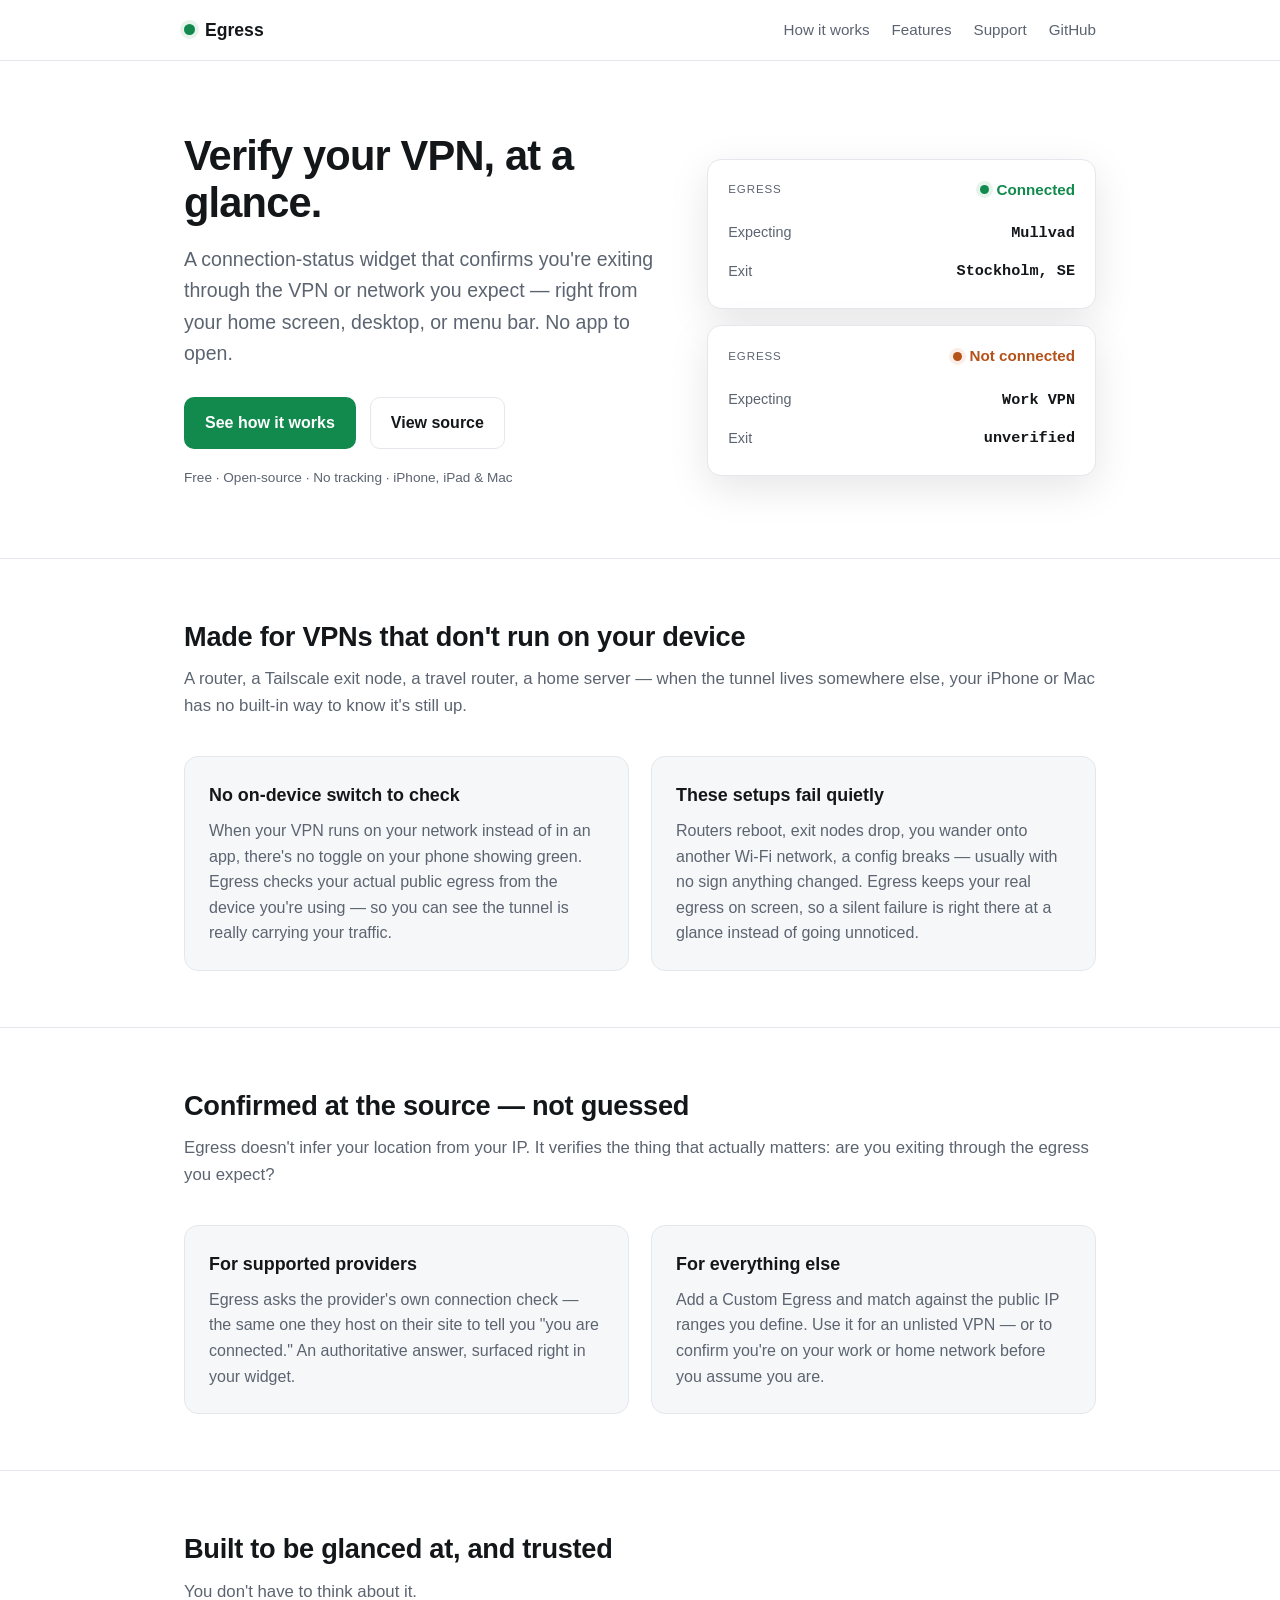
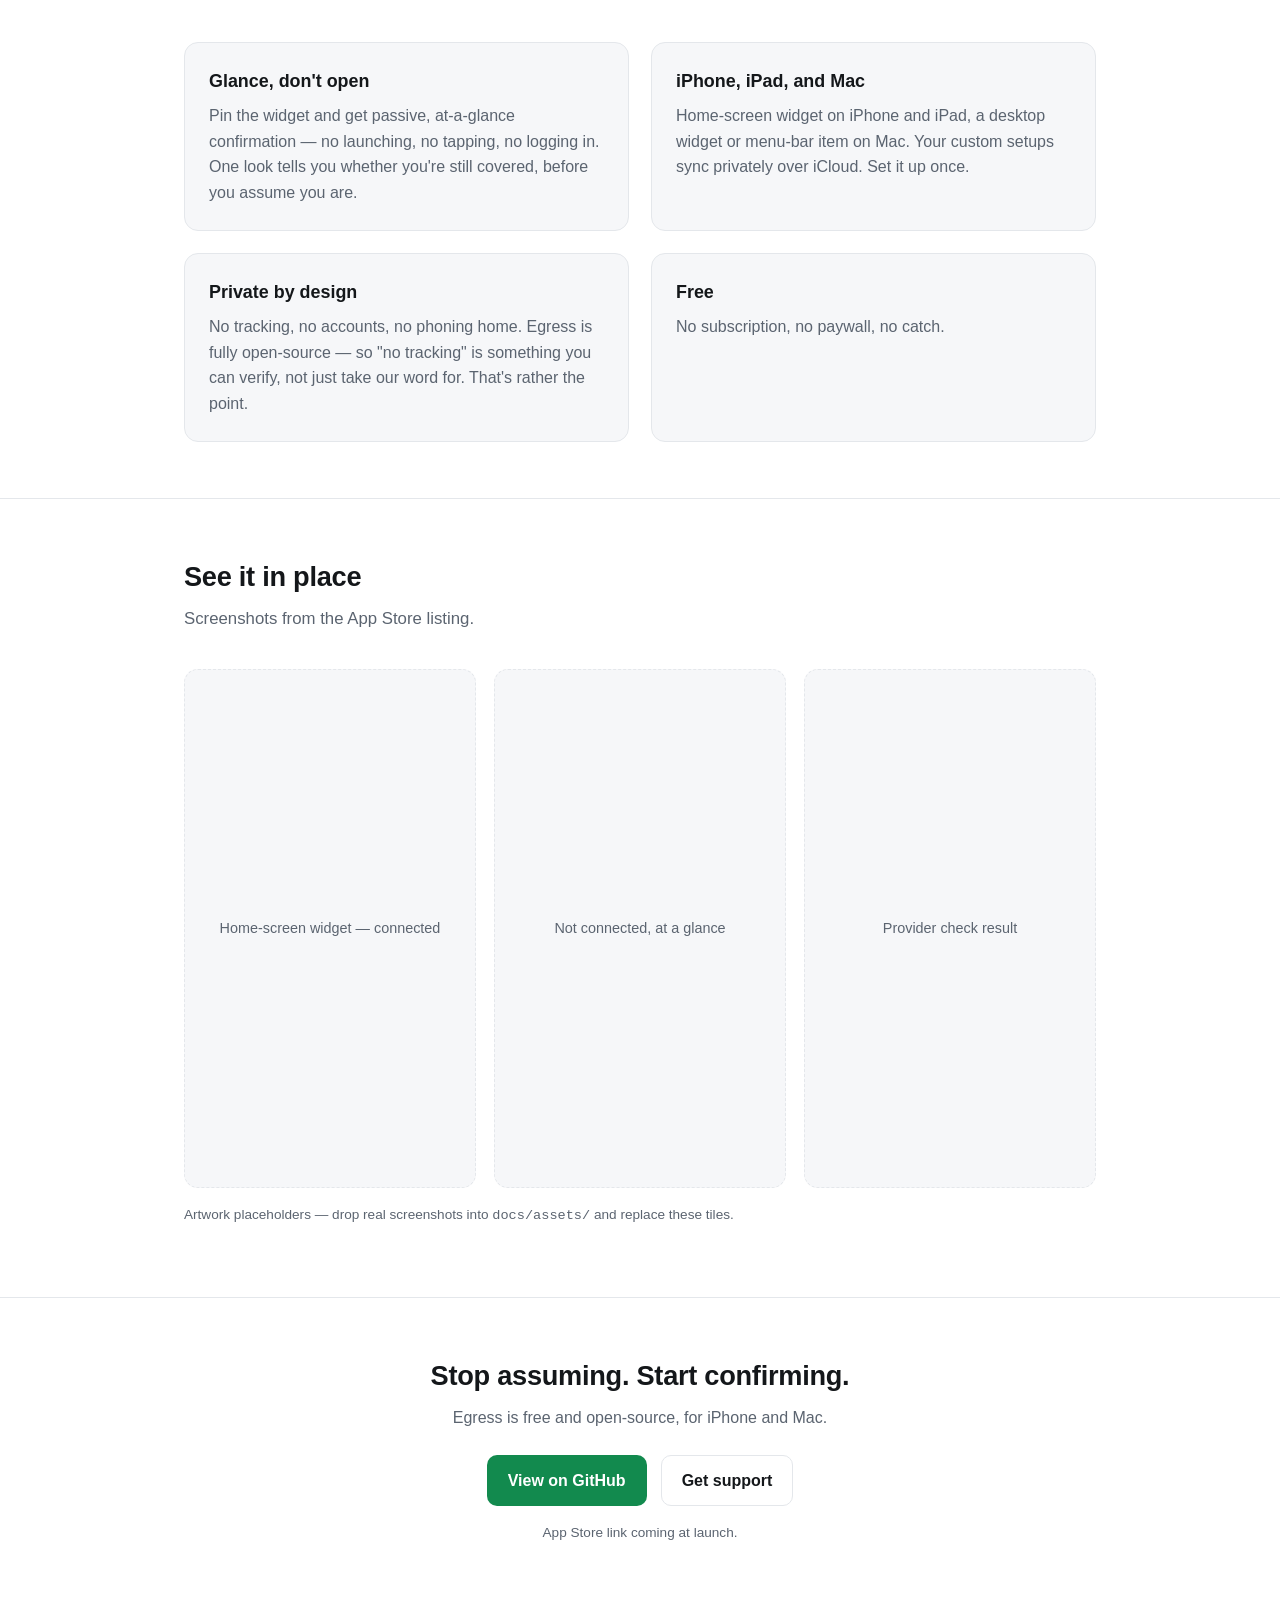
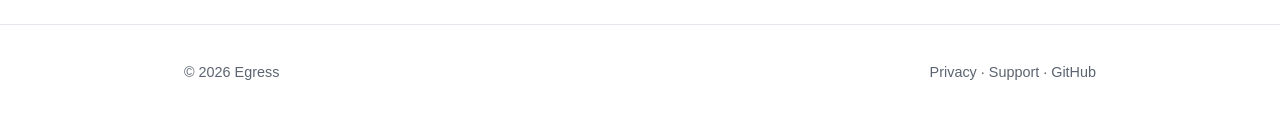
<file: docs/index.html>
<!DOCTYPE html>
<html lang="en">
<head>
<meta charset="utf-8">
<meta name="viewport" content="width=device-width, initial-scale=1">
<title>Egress — Verify your VPN, at a glance</title>
<meta name="description" content="Egress is a widget that confirms you're connected through the VPN or network you expect — right from your home screen or menu bar. Free, open-source, no tracking.">
<meta property="og:title" content="Egress — Verify your VPN, at a glance">
<meta property="og:description" content="A widget that confirms you're exiting through the VPN or network you expect. Free, open-source, no tracking.">
<meta property="og:type" content="website">
<link rel="stylesheet" href="styles.css">
</head>
<body>

<nav class="nav">
  <div class="wrap">
    <a class="brand" href="index.html"><span class="dot"></span> Egress</a>
    <div class="nav-links">
      <a href="#how">How it works</a>
      <a href="#features">Features</a>
      <a href="support.html">Support</a>
      <a href="https://github.com/drdaz/Egress">GitHub</a>
    </div>
  </div>
</nav>

<header class="hero">
  <div class="wrap hero-grid">
    <div>
      <h1>Verify your VPN, at a glance.</h1>
      <p class="lead">A connection-status widget that confirms you're exiting through the VPN or network you expect — right from your home screen, desktop, or menu bar. No app to open.</p>
      <div class="cta-row">
        <a class="btn" href="#how">See how it works</a>
        <a class="btn secondary" href="https://github.com/drdaz/Egress">View source</a>
      </div>
      <p class="tag" style="margin-top:18px">Free · Open-source · No tracking · iPhone, iPad &amp; Mac</p>
    </div>

    <div aria-hidden="true">
      <div class="widget">
        <div class="widget-head">
          <span class="label">Egress</span>
          <span class="status ok"><span class="pip"></span> Connected</span>
        </div>
        <div class="row"><span class="k">Expecting</span><span class="v">Mullvad</span></div>
        <div class="row"><span class="k">Exit</span><span class="v">Stockholm, SE</span></div>
      </div>
      <div class="widget">
        <div class="widget-head">
          <span class="label">Egress</span>
          <span class="status bad"><span class="pip"></span> Not connected</span>
        </div>
        <div class="row"><span class="k">Expecting</span><span class="v">Work VPN</span></div>
        <div class="row"><span class="k">Exit</span><span class="v">unverified</span></div>
      </div>
    </div>
  </div>
</header>

<section class="block" id="why">
  <div class="wrap">
    <h2>Made for VPNs that don't run on your device</h2>
    <p class="sub">A router, a Tailscale exit node, a travel router, a home server — when the tunnel lives somewhere else, your iPhone or Mac has no built-in way to know it's still up.</p>
    <div class="features">
      <div class="feature">
        <h3>No on-device switch to check</h3>
        <p>When your VPN runs on your network instead of in an app, there's no toggle on your phone showing green. Egress checks your actual public egress from the device you're using — so you can see the tunnel is really carrying your traffic.</p>
      </div>
      <div class="feature">
        <h3>These setups fail quietly</h3>
        <p>Routers reboot, exit nodes drop, you wander onto another Wi-Fi network, a config breaks — usually with no sign anything changed. Egress keeps your real egress on screen, so a silent failure is right there at a glance instead of going unnoticed.</p>
      </div>
    </div>
  </div>
</section>

<section class="block" id="how">
  <div class="wrap">
    <h2>Confirmed at the source — not guessed</h2>
    <p class="sub">Egress doesn't infer your location from your IP. It verifies the thing that actually matters: are you exiting through the egress you expect?</p>
    <div class="features">
      <div class="feature">
        <h3>For supported providers</h3>
        <p>Egress asks the provider's own connection check — the same one they host on their site to tell you "you are connected." An authoritative answer, surfaced right in your widget.</p>
      </div>
      <div class="feature">
        <h3>For everything else</h3>
        <p>Add a Custom Egress and match against the public IP ranges you define. Use it for an unlisted VPN — or to confirm you're on your work or home network before you assume you are.</p>
      </div>
    </div>
  </div>
</section>

<section class="block" id="features">
  <div class="wrap">
    <h2>Built to be glanced at, and trusted</h2>
    <p class="sub">You don't have to think about it.</p>
    <div class="features">
      <div class="feature">
        <h3>Glance, don't open</h3>
        <p>Pin the widget and get passive, at-a-glance confirmation — no launching, no tapping, no logging in. One look tells you whether you're still covered, before you assume you are.</p>
      </div>
      <div class="feature">
        <h3>iPhone, iPad, and Mac</h3>
        <p>Home-screen widget on iPhone and iPad, a desktop widget or menu-bar item on Mac. Your custom setups sync privately over iCloud. Set it up once.</p>
      </div>
      <div class="feature">
        <h3>Private by design</h3>
        <p>No tracking, no accounts, no phoning home. Egress is fully open-source — so "no tracking" is something you can verify, not just take our word for. That's rather the point.</p>
      </div>
      <div class="feature">
        <h3>Free</h3>
        <p>No subscription, no paywall, no catch.</p>
      </div>
    </div>
  </div>
</section>

<section class="block" id="screens">
  <div class="wrap">
    <h2>See it in place</h2>
    <p class="sub">Screenshots from the App Store listing.</p>
    <div class="shots">
      <div class="shot">Home-screen widget — connected</div>
      <div class="shot">Not connected, at a glance</div>
      <div class="shot">Provider check result</div>
    </div>
    <p class="tag" style="margin-top:16px">Artwork placeholders — drop real screenshots into <code>docs/assets/</code> and replace these tiles.</p>
  </div>
</section>

<section class="block cta-strip">
  <div class="wrap">
    <h2>Stop assuming. Start confirming.</h2>
    <p>Egress is free and open-source, for iPhone and Mac.</p>
    <div class="cta-row" style="justify-content:center">
      <a class="btn" href="https://github.com/drdaz/Egress">View on GitHub</a>
      <a class="btn secondary" href="support.html">Get support</a>
    </div>
    <p class="tag" style="margin-top:16px">App Store link coming at launch.</p>
  </div>
</section>

<footer>
  <div class="wrap">
    <span>© 2026 Egress</span>
    <span>
      <a href="privacy.html">Privacy</a> ·
      <a href="support.html">Support</a> ·
      <a href="https://github.com/drdaz/Egress">GitHub</a>
    </span>
  </div>
</footer>

</body>
</html>
</file>
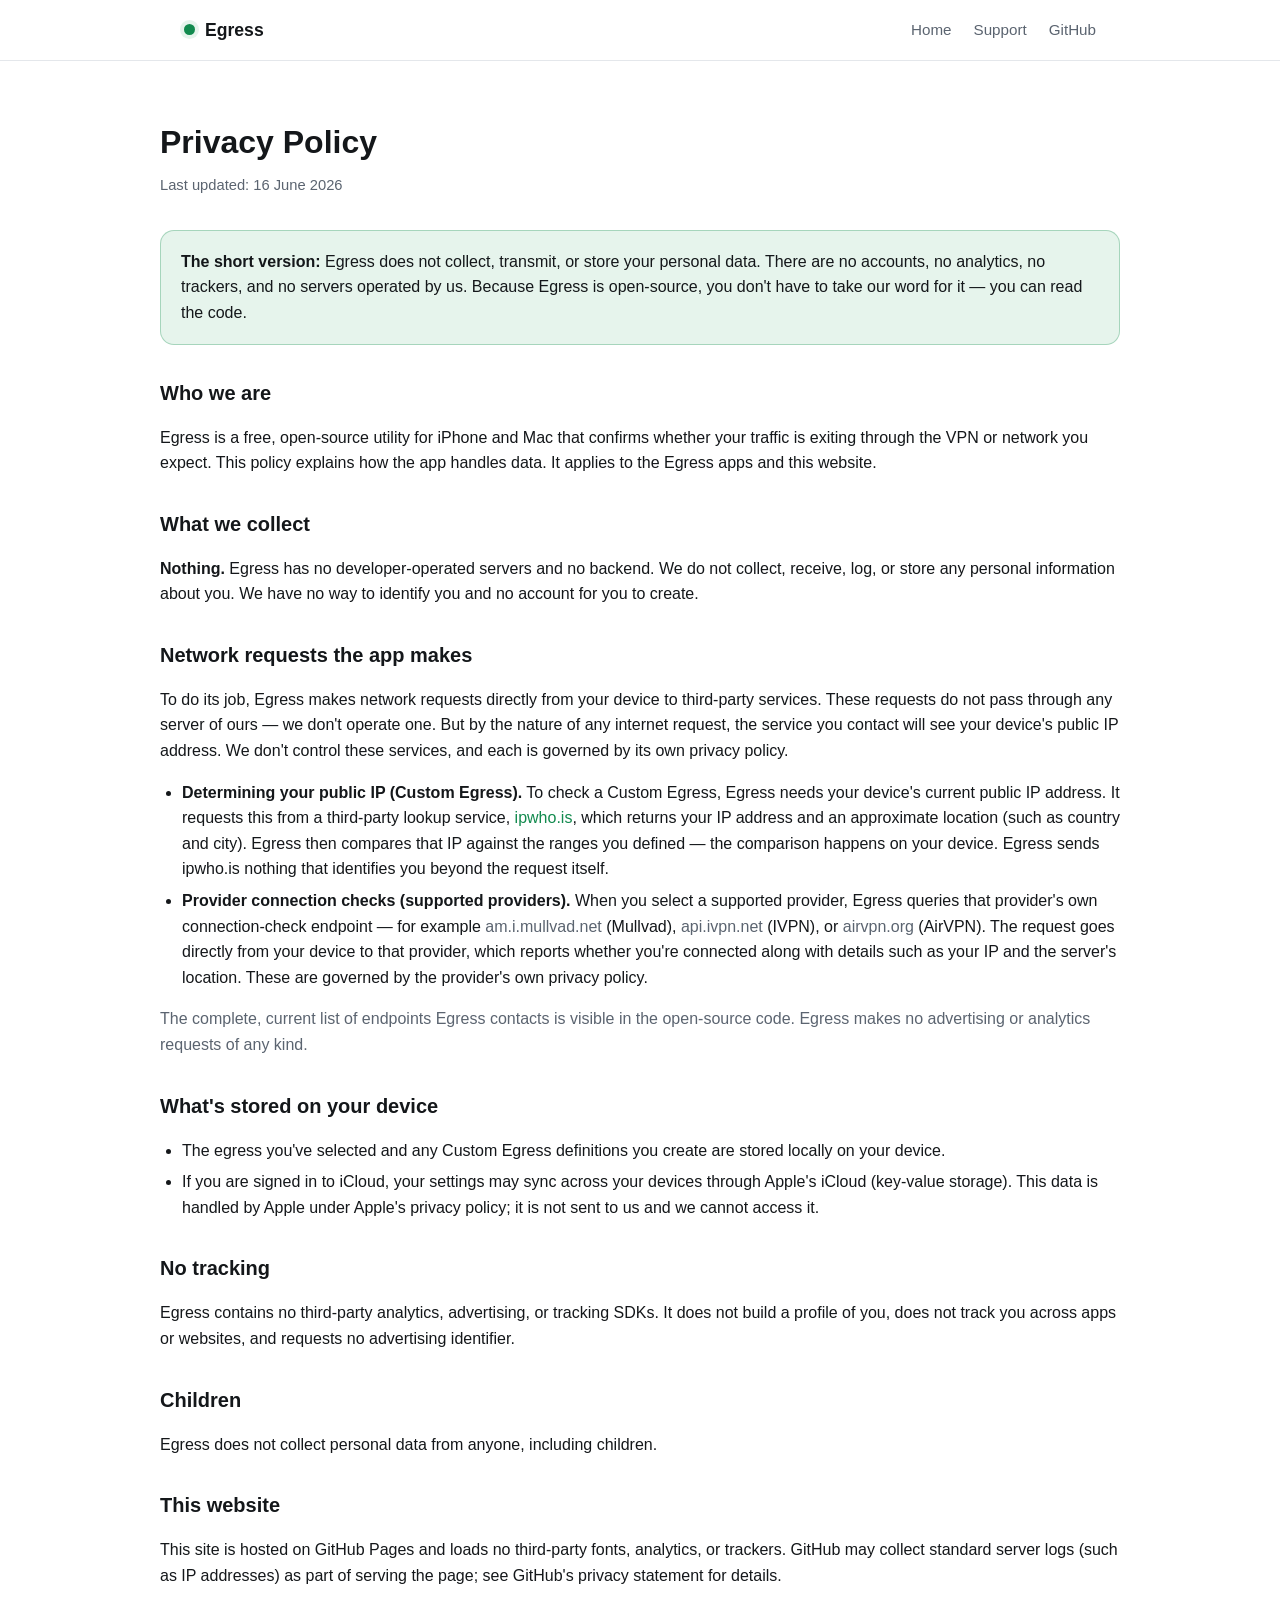
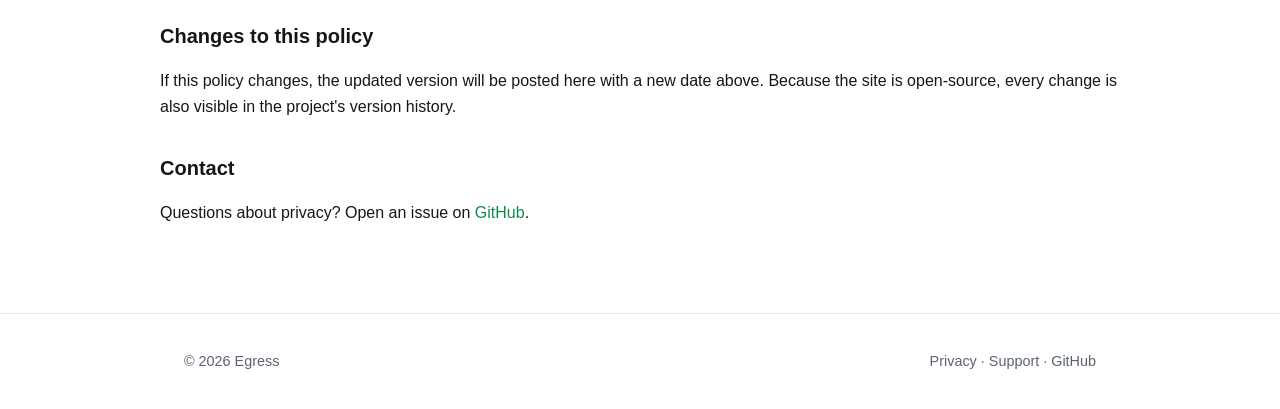
<file: docs/privacy.html>
<!DOCTYPE html>
<html lang="en">
<head>
<meta charset="utf-8">
<meta name="viewport" content="width=device-width, initial-scale=1">
<title>Privacy Policy — Egress</title>
<meta name="description" content="Egress collects nothing. No tracking, no accounts, no developer-operated servers. Open-source, so you can verify it.">
<link rel="stylesheet" href="styles.css">
</head>
<body>

<nav class="nav">
  <div class="wrap">
    <a class="brand" href="index.html"><span class="dot"></span> Egress</a>
    <div class="nav-links">
      <a href="index.html">Home</a>
      <a href="support.html">Support</a>
      <a href="https://github.com/drdaz/Egress">GitHub</a>
    </div>
  </div>
</nav>

<main class="wrap legal">
  <h1>Privacy Policy</h1>
  <p class="updated">Last updated: 16 June 2026</p>

  <div class="callout">
    <strong>The short version:</strong> Egress does not collect, transmit, or store your personal
    data. There are no accounts, no analytics, no trackers, and no servers operated by us. Because
    Egress is open-source, you don't have to take our word for it — you can read the code.
  </div>

  <h2>Who we are</h2>
  <p>Egress is a free, open-source utility for iPhone and Mac that confirms whether your traffic is
  exiting through the VPN or network you expect. This policy explains how the app handles data. It
  applies to the Egress apps and this website.</p>

  <h2>What we collect</h2>
  <p><strong>Nothing.</strong> Egress has no developer-operated servers and no backend. We do not
  collect, receive, log, or store any personal information about you. We have no way to identify you
  and no account for you to create.</p>

  <h2>Network requests the app makes</h2>
  <p>To do its job, Egress makes network requests directly from your device to third-party services.
  These requests do not pass through any server of ours — we don't operate one. But by the nature of
  any internet request, the service you contact will see your device's public IP address. We don't
  control these services, and each is governed by its own privacy policy.</p>
  <ul>
    <li><strong>Determining your public IP (Custom Egress).</strong> To check a Custom Egress, Egress
    needs your device's current public IP address. It requests this from a third-party lookup service,
    <a href="https://ipwho.is/">ipwho.is</a>, which returns your IP address and an approximate location
    (such as country and city). Egress then compares that IP against the ranges you defined — the
    comparison happens on your device. Egress sends ipwho.is nothing that identifies you beyond the
    request itself.</li>
    <li><strong>Provider connection checks (supported providers).</strong> When you select a supported
    provider, Egress queries that provider's own connection-check endpoint — for example
    <span class="muted">am.i.mullvad.net</span> (Mullvad), <span class="muted">api.ivpn.net</span>
    (IVPN), or <span class="muted">airvpn.org</span> (AirVPN). The request goes directly from your
    device to that provider, which reports whether you're connected along with details such as your IP
    and the server's location. These are governed by the provider's own privacy policy.</li>
  </ul>
  <p class="muted">The complete, current list of endpoints Egress contacts is visible in the
  open-source code. Egress makes no advertising or analytics requests of any kind.</p>

  <h2>What's stored on your device</h2>
  <ul>
    <li>The egress you've selected and any Custom Egress definitions you create are stored locally on
    your device.</li>
    <li>If you are signed in to iCloud, your settings may sync across your devices through Apple's
    iCloud (key-value storage). This data is handled by Apple under Apple's privacy policy; it is not
    sent to us and we cannot access it.</li>
  </ul>

  <h2>No tracking</h2>
  <p>Egress contains no third-party analytics, advertising, or tracking SDKs. It does not build a
  profile of you, does not track you across apps or websites, and requests no advertising identifier.</p>

  <h2>Children</h2>
  <p>Egress does not collect personal data from anyone, including children.</p>

  <h2>This website</h2>
  <p>This site is hosted on GitHub Pages and loads no third-party fonts, analytics, or trackers.
  GitHub may collect standard server logs (such as IP addresses) as part of serving the page; see
  GitHub's privacy statement for details.</p>

  <h2>Changes to this policy</h2>
  <p>If this policy changes, the updated version will be posted here with a new date above. Because
  the site is open-source, every change is also visible in the project's version history.</p>

  <h2>Contact</h2>
  <p>Questions about privacy? Open an issue on
  <a href="https://github.com/drdaz/Egress/issues">GitHub</a>.</p>
</main>

<footer>
  <div class="wrap">
    <span>© 2026 Egress</span>
    <span>
      <a href="privacy.html">Privacy</a> ·
      <a href="support.html">Support</a> ·
      <a href="https://github.com/drdaz/Egress">GitHub</a>
    </span>
  </div>
</footer>

</body>
</html>
</file>
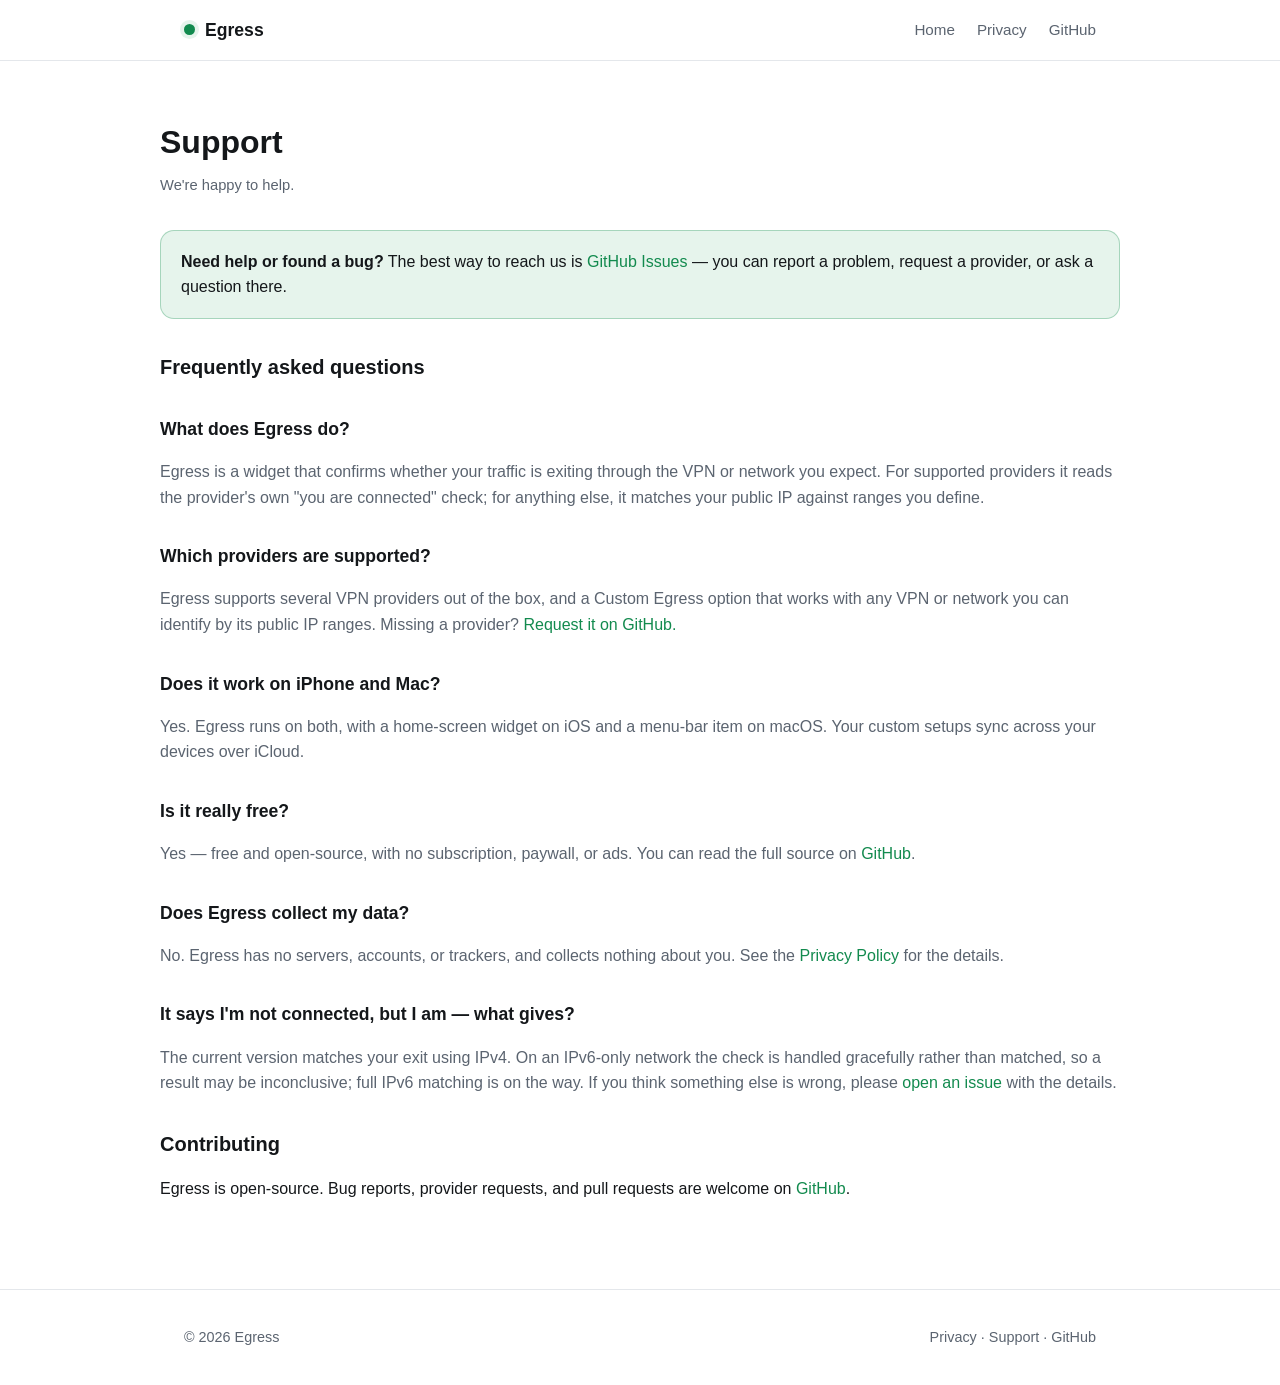
<file: docs/support.html>
<!DOCTYPE html>
<html lang="en">
<head>
<meta charset="utf-8">
<meta name="viewport" content="width=device-width, initial-scale=1">
<title>Support — Egress</title>
<meta name="description" content="Get help with Egress. Report issues, ask questions, and read answers to common questions.">
<link rel="stylesheet" href="styles.css">
</head>
<body>

<nav class="nav">
  <div class="wrap">
    <a class="brand" href="index.html"><span class="dot"></span> Egress</a>
    <div class="nav-links">
      <a href="index.html">Home</a>
      <a href="privacy.html">Privacy</a>
      <a href="https://github.com/drdaz/Egress">GitHub</a>
    </div>
  </div>
</nav>

<main class="wrap legal">
  <h1>Support</h1>
  <p class="updated">We're happy to help.</p>

  <div class="callout">
    <strong>Need help or found a bug?</strong> The best way to reach us is
    <a href="https://github.com/drdaz/Egress/issues">GitHub Issues</a> — you can report a problem,
    request a provider, or ask a question there.
  </div>

  <h2>Frequently asked questions</h2>

  <h2 style="font-size:1.1rem">What does Egress do?</h2>
  <p class="muted">Egress is a widget that confirms whether your traffic is exiting through the VPN
  or network you expect. For supported providers it reads the provider's own "you are connected"
  check; for anything else, it matches your public IP against ranges you define.</p>

  <h2 style="font-size:1.1rem">Which providers are supported?</h2>
  <p class="muted">Egress supports several VPN providers out of the box, and a Custom Egress option
  that works with any VPN or network you can identify by its public IP ranges. Missing a provider?
  <a href="https://github.com/drdaz/Egress/issues">Request it on GitHub.</a></p>

  <h2 style="font-size:1.1rem">Does it work on iPhone and Mac?</h2>
  <p class="muted">Yes. Egress runs on both, with a home-screen widget on iOS and a menu-bar item on
  macOS. Your custom setups sync across your devices over iCloud.</p>

  <h2 style="font-size:1.1rem">Is it really free?</h2>
  <p class="muted">Yes — free and open-source, with no subscription, paywall, or ads. You can read
  the full source on <a href="https://github.com/drdaz/Egress">GitHub</a>.</p>

  <h2 style="font-size:1.1rem">Does Egress collect my data?</h2>
  <p class="muted">No. Egress has no servers, accounts, or trackers, and collects nothing about you.
  See the <a href="privacy.html">Privacy Policy</a> for the details.</p>

  <h2 style="font-size:1.1rem">It says I'm not connected, but I am — what gives?</h2>
  <p class="muted">The current version matches your exit using IPv4. On an IPv6-only network the check
  is handled gracefully rather than matched, so a result may be inconclusive; full IPv6 matching is
  on the way. If you think something else is wrong, please
  <a href="https://github.com/drdaz/Egress/issues">open an issue</a> with the details.</p>

  <h2>Contributing</h2>
  <p>Egress is open-source. Bug reports, provider requests, and pull requests are welcome on
  <a href="https://github.com/drdaz/Egress">GitHub</a>.</p>
</main>

<footer>
  <div class="wrap">
    <span>© 2026 Egress</span>
    <span>
      <a href="privacy.html">Privacy</a> ·
      <a href="support.html">Support</a> ·
      <a href="https://github.com/drdaz/Egress">GitHub</a>
    </span>
  </div>
</footer>

</body>
</html>
</file>
<file: docs/styles.css>
/* Egress — site styles. Static, no fonts loaded, no trackers: nothing for a
   privacy tool's own site to leak. Light/dark follow the system setting. */

:root {
  --bg: #ffffff;
  --surface: #f6f7f9;
  --card: #ffffff;
  --text: #14171a;
  --muted: #5b6470;
  --border: #e4e7eb;
  --accent: #128a4e;       /* "connected / verified" green */
  --accent-soft: #e6f4ec;
  --warn: #b4521a;         /* "dropped" state */
  --warn-soft: #fbeee6;
  --radius: 14px;
  --maxw: 960px;
  --font: -apple-system, BlinkMacSystemFont, "Segoe UI", Roboto, Helvetica, Arial, sans-serif;
  --mono: ui-monospace, SFMono-Regular, "SF Mono", Menlo, Consolas, monospace;
}

@media (prefers-color-scheme: dark) {
  :root {
    --bg: #0e1116;
    --surface: #161b22;
    --card: #171d25;
    --text: #e8ebee;
    --muted: #9aa4b0;
    --border: #242b34;
    --accent: #34d399;
    --accent-soft: #102b20;
    --warn: #f0a36b;
    --warn-soft: #2a1d12;
  }
}

* { box-sizing: border-box; }

html { scroll-behavior: smooth; }

body {
  margin: 0;
  font-family: var(--font);
  color: var(--text);
  background: var(--bg);
  line-height: 1.6;
  -webkit-font-smoothing: antialiased;
  text-rendering: optimizeLegibility;
}

a { color: var(--accent); text-decoration: none; }
a:hover { text-decoration: underline; }

.wrap { max-width: var(--maxw); margin: 0 auto; padding: 0 24px; }

/* ---- Nav ---- */
.nav {
  border-bottom: 1px solid var(--border);
  position: sticky; top: 0;
  background: color-mix(in srgb, var(--bg) 88%, transparent);
  backdrop-filter: saturate(1.4) blur(8px);
  z-index: 10;
}
.nav .wrap {
  display: flex; align-items: center; justify-content: space-between;
  height: 60px;
}
.brand { display: flex; align-items: center; gap: 10px; font-weight: 700; font-size: 1.1rem; color: var(--text); }
.brand .dot { width: 11px; height: 11px; border-radius: 50%; background: var(--accent); box-shadow: 0 0 0 4px var(--accent-soft); }
.nav-links { display: flex; gap: 22px; font-size: .95rem; }
.nav-links a { color: var(--muted); }
.nav-links a:hover { color: var(--text); text-decoration: none; }

/* ---- Hero ---- */
.hero { padding: 72px 0 56px; }
.hero-grid { display: grid; grid-template-columns: 1.1fr .9fr; gap: 48px; align-items: center; }
.hero h1 { font-size: 2.6rem; line-height: 1.12; margin: 0 0 18px; letter-spacing: -0.02em; }
.hero p.lead { font-size: 1.22rem; color: var(--muted); margin: 0 0 28px; }
.cta-row { display: flex; gap: 14px; flex-wrap: wrap; align-items: center; }
.btn {
  display: inline-flex; align-items: center; gap: 8px;
  padding: 12px 20px; border-radius: 10px; font-weight: 600; font-size: 1rem;
  background: var(--accent); color: #fff; border: 1px solid transparent;
}
.btn:hover { text-decoration: none; filter: brightness(1.05); }
.btn.secondary { background: transparent; color: var(--text); border-color: var(--border); }
.tag { font-size: .85rem; color: var(--muted); }

/* ---- Mock widget ---- */
.widget {
  background: var(--card); border: 1px solid var(--border); border-radius: var(--radius);
  padding: 18px 20px; box-shadow: 0 12px 40px rgba(0,0,0,.10);
}
.widget + .widget { margin-top: 16px; }
.widget-head { display: flex; justify-content: space-between; align-items: center; margin-bottom: 12px; }
.widget-head .label { font-size: .72rem; text-transform: uppercase; letter-spacing: .08em; color: var(--muted); }
.row { display: flex; align-items: center; justify-content: space-between; padding: 7px 0; }
.row .k { color: var(--muted); font-size: .9rem; }
.row .v { font-family: var(--mono); font-size: .95rem; font-weight: 600; }
.status { display: inline-flex; align-items: center; gap: 8px; font-weight: 600; font-size: .95rem; }
.status .pip { width: 9px; height: 9px; border-radius: 50%; }
.status.ok { color: var(--accent); }
.status.ok .pip { background: var(--accent); box-shadow: 0 0 0 4px var(--accent-soft); }
.status.bad { color: var(--warn); }
.status.bad .pip { background: var(--warn); box-shadow: 0 0 0 4px var(--warn-soft); }

/* ---- Sections ---- */
section.block { padding: 56px 0; border-top: 1px solid var(--border); }
section.block h2 { font-size: 1.7rem; letter-spacing: -0.01em; margin: 0 0 8px; }
section.block .sub { color: var(--muted); margin: 0 0 36px; font-size: 1.05rem; }

.features { display: grid; grid-template-columns: repeat(2, 1fr); gap: 22px; }
.feature {
  background: var(--surface); border: 1px solid var(--border); border-radius: var(--radius);
  padding: 24px;
}
.feature h3 { margin: 0 0 8px; font-size: 1.12rem; }
.feature p { margin: 0; color: var(--muted); }

/* ---- Screenshots ---- */
.shots { display: grid; grid-template-columns: repeat(3, 1fr); gap: 18px; }
.shot {
  aspect-ratio: 9 / 16; border-radius: var(--radius); border: 1px dashed var(--border);
  background: var(--surface); display: flex; align-items: center; justify-content: center;
  text-align: center; padding: 18px; color: var(--muted); font-size: .9rem;
}

/* ---- CTA strip ---- */
.cta-strip { text-align: center; }
.cta-strip h2 { font-size: 1.9rem; margin: 0 0 10px; }
.cta-strip p { color: var(--muted); margin: 0 0 24px; }

/* ---- Footer ---- */
footer { border-top: 1px solid var(--border); padding: 36px 0; color: var(--muted); font-size: .9rem; }
footer .wrap { display: flex; justify-content: space-between; flex-wrap: wrap; gap: 16px; }
footer a { color: var(--muted); }
footer a:hover { color: var(--text); }

/* ---- Legal pages ---- */
.legal { padding: 56px 0 72px; }
.legal h1 { font-size: 2rem; margin: 0 0 6px; }
.legal .updated { color: var(--muted); margin: 0 0 32px; font-size: .92rem; }
.legal h2 { font-size: 1.25rem; margin: 32px 0 10px; }
.legal p, .legal li { color: var(--text); }
.legal .muted { color: var(--muted); }
.legal ul { padding-left: 22px; }
.legal li { margin: 6px 0; }
.callout {
  background: var(--accent-soft); border: 1px solid color-mix(in srgb, var(--accent) 30%, transparent);
  border-radius: var(--radius); padding: 18px 20px; margin: 24px 0;
}
.callout strong { color: var(--text); }

/* ---- Responsive ---- */
@media (max-width: 760px) {
  .hero-grid { grid-template-columns: 1fr; gap: 32px; }
  .hero h1 { font-size: 2.1rem; }
  .features { grid-template-columns: 1fr; }
  .shots { grid-template-columns: repeat(2, 1fr); }
  .nav-links { gap: 16px; }
}
@media (max-width: 460px) {
  .shots { grid-template-columns: 1fr; }
}
</file>
